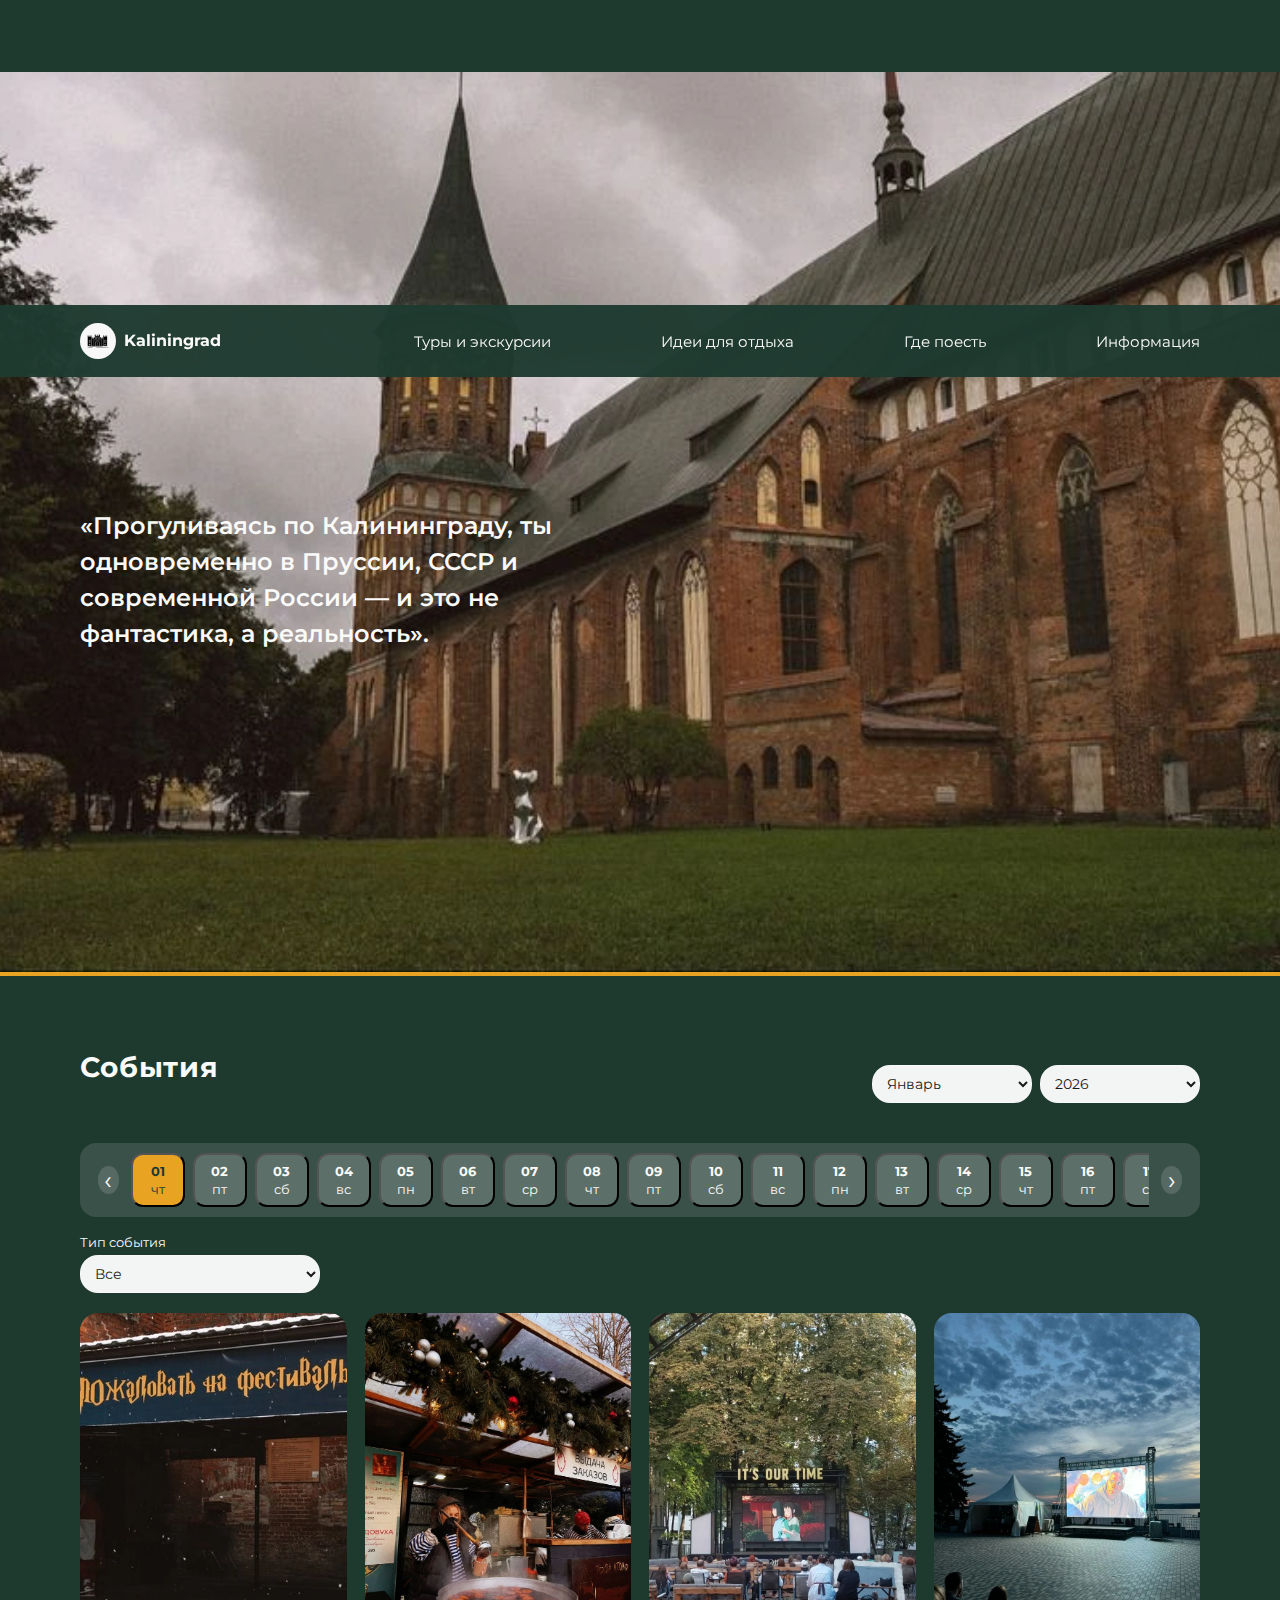
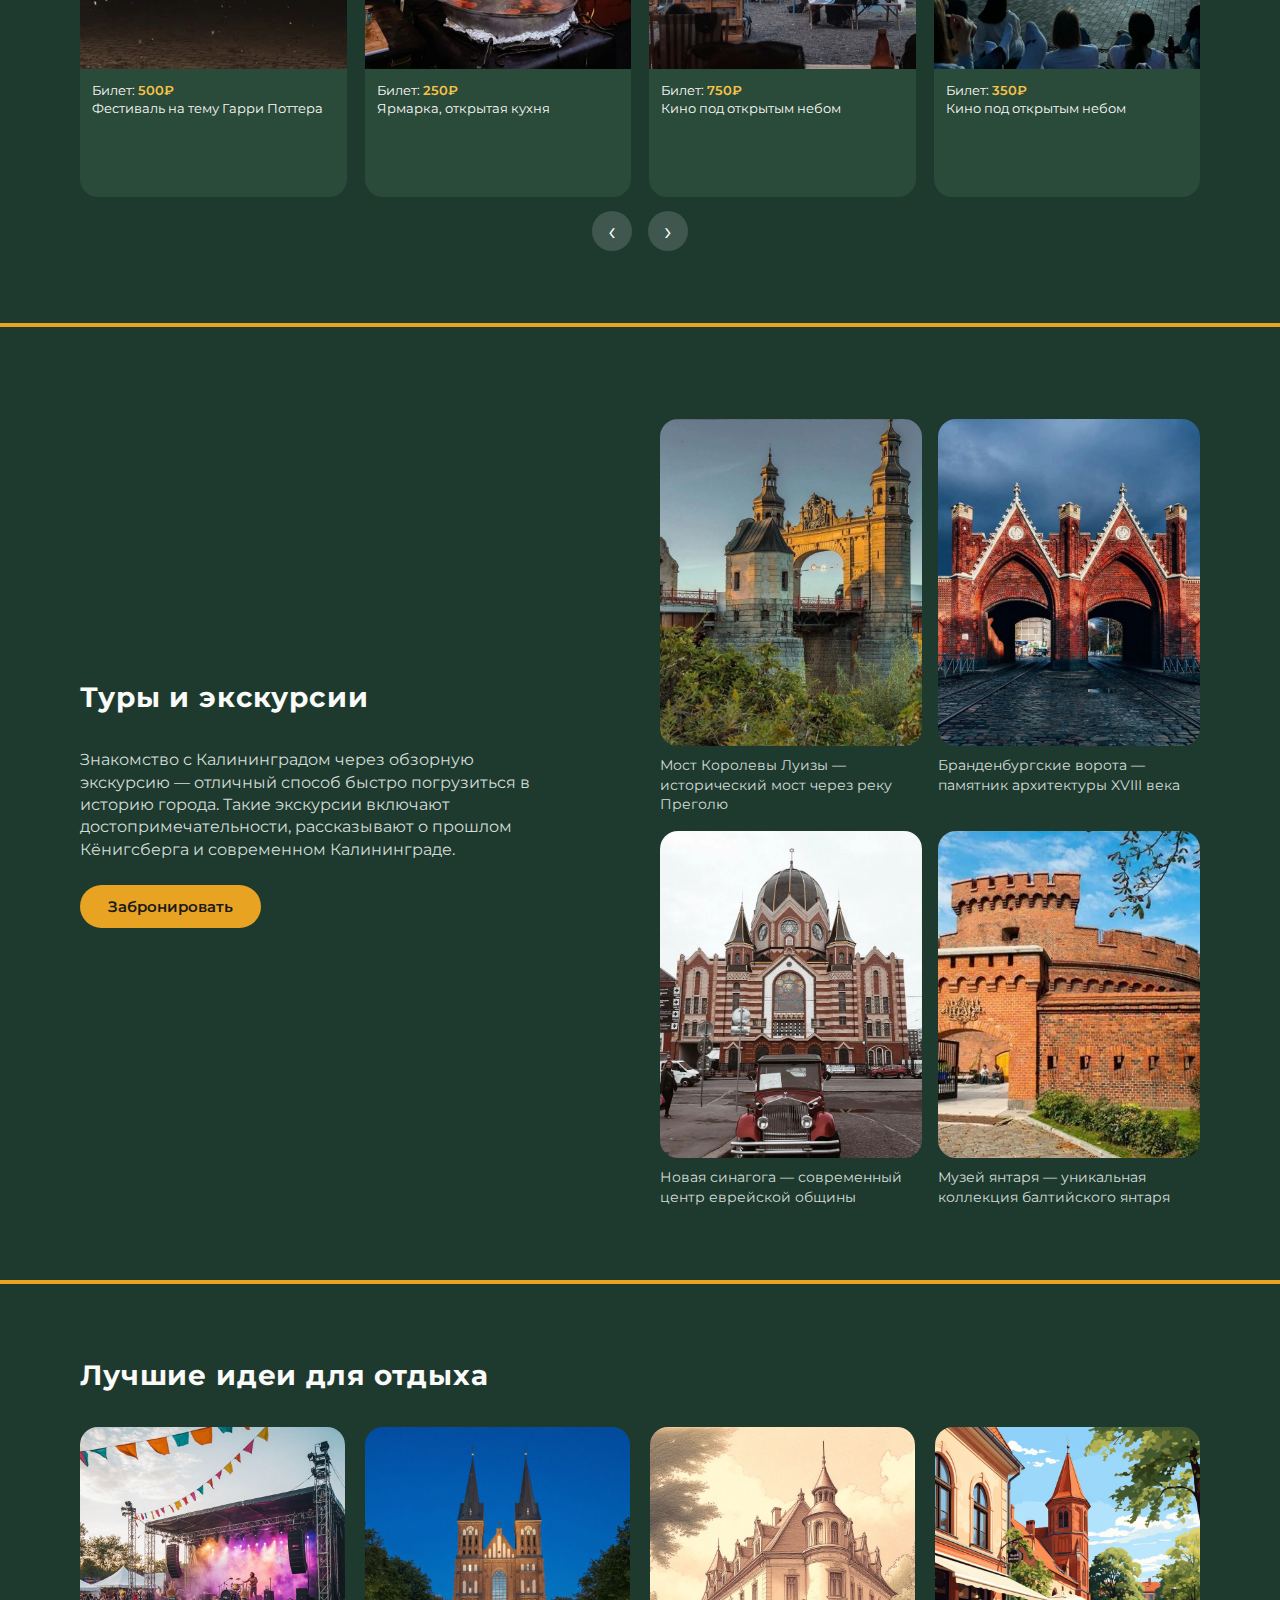
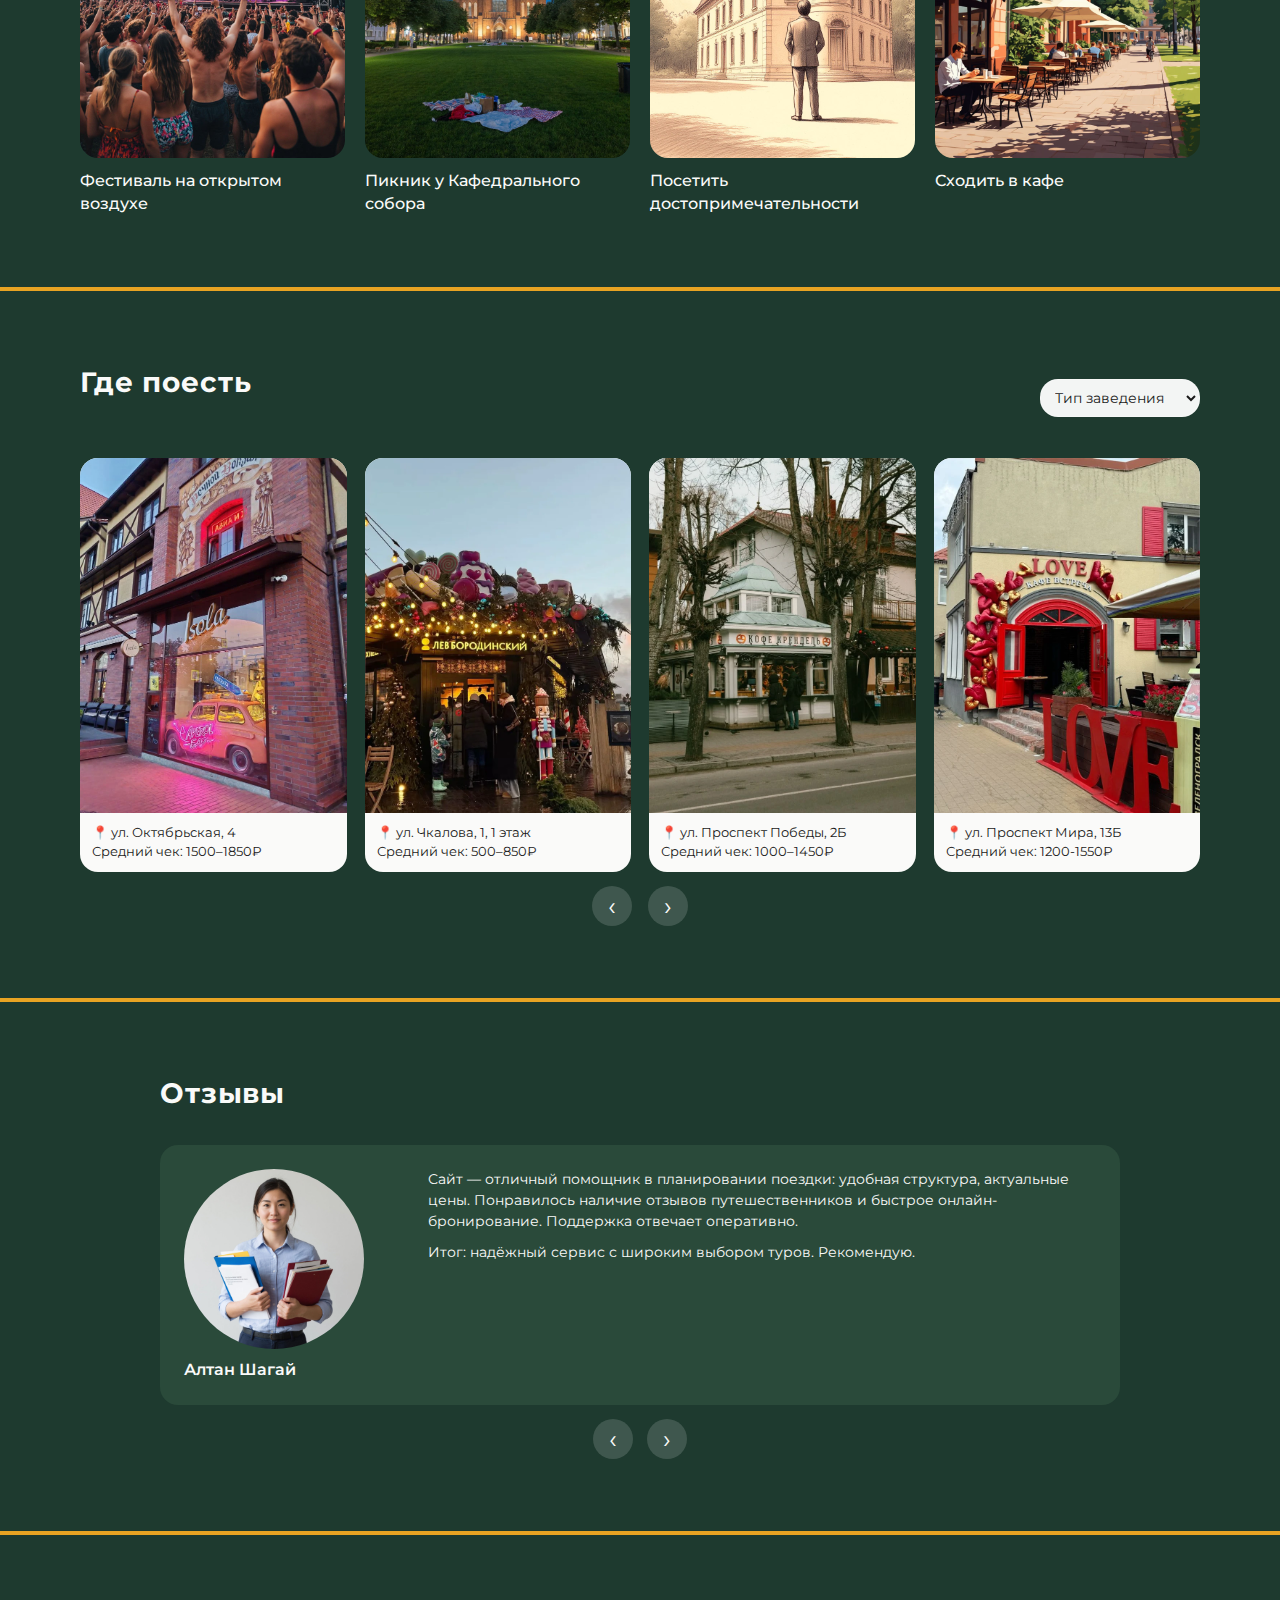
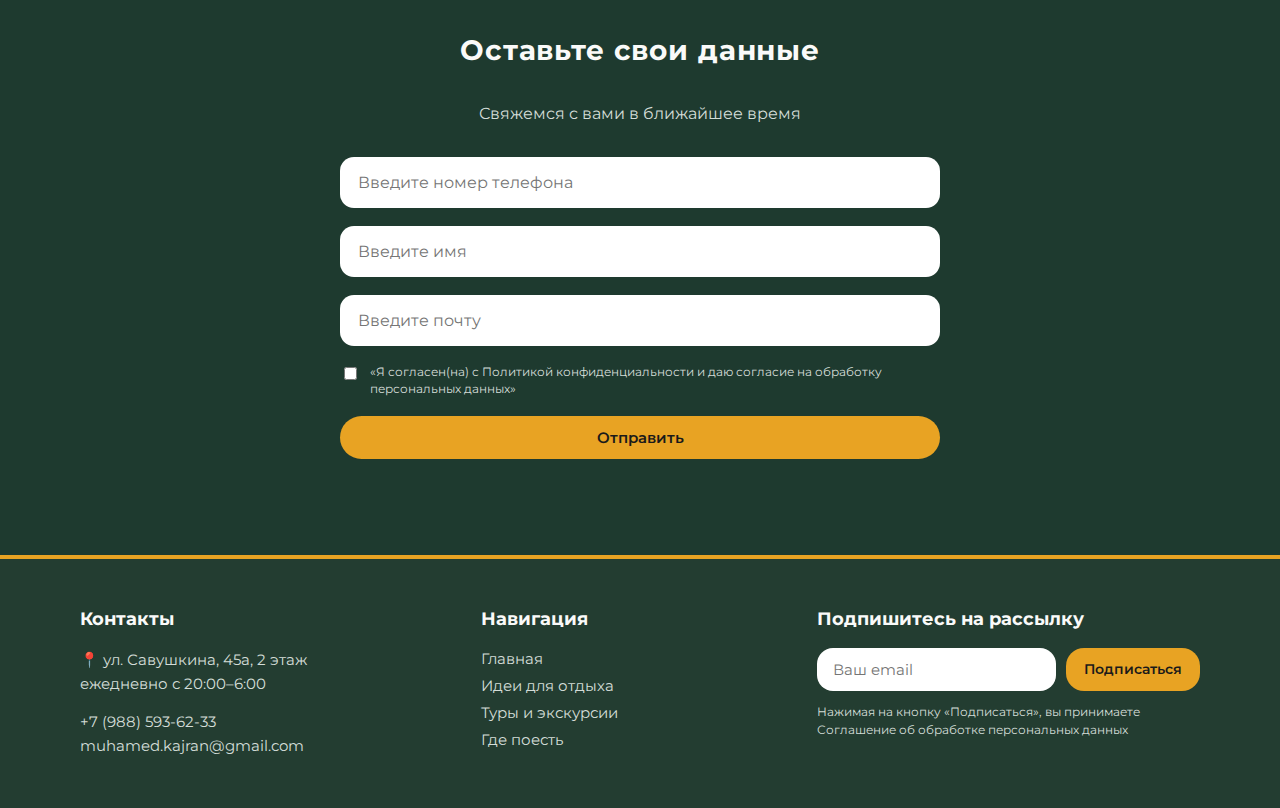
<file: index.html>
<!DOCTYPE html>
<html lang="ru">
<head>
  <meta charset="UTF-8">
  <meta name="viewport" content="width=device-width, initial-scale=1.0">
  <title>Kaliningrad</title>
  <meta http-equiv="refresh" content="0; url=./index%20(2).html">
  <script>
    window.location.replace("./index%20(2).html");
  </script>
</head>
<body>
  <p>Переход на сайт... <a href="./index%20(2).html">Открыть вручную</a></p>
</body>
</html>
</file>
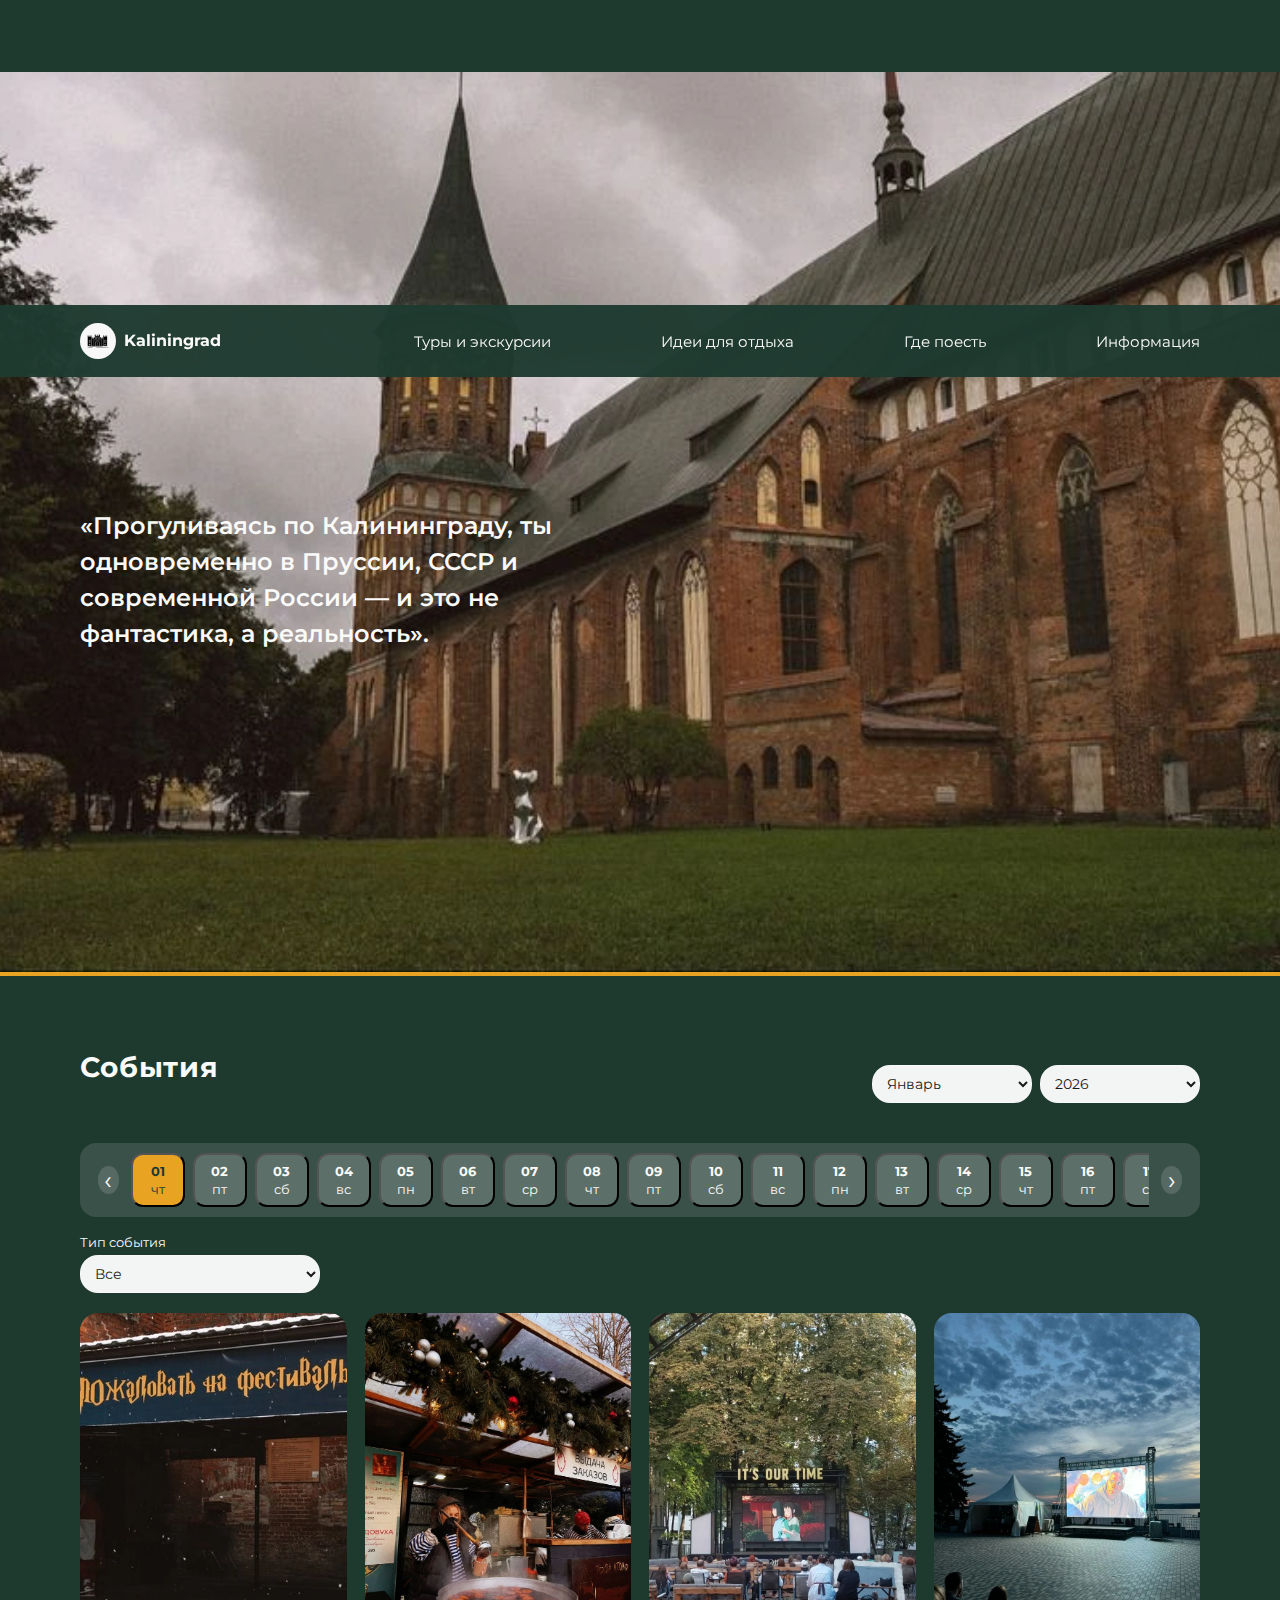
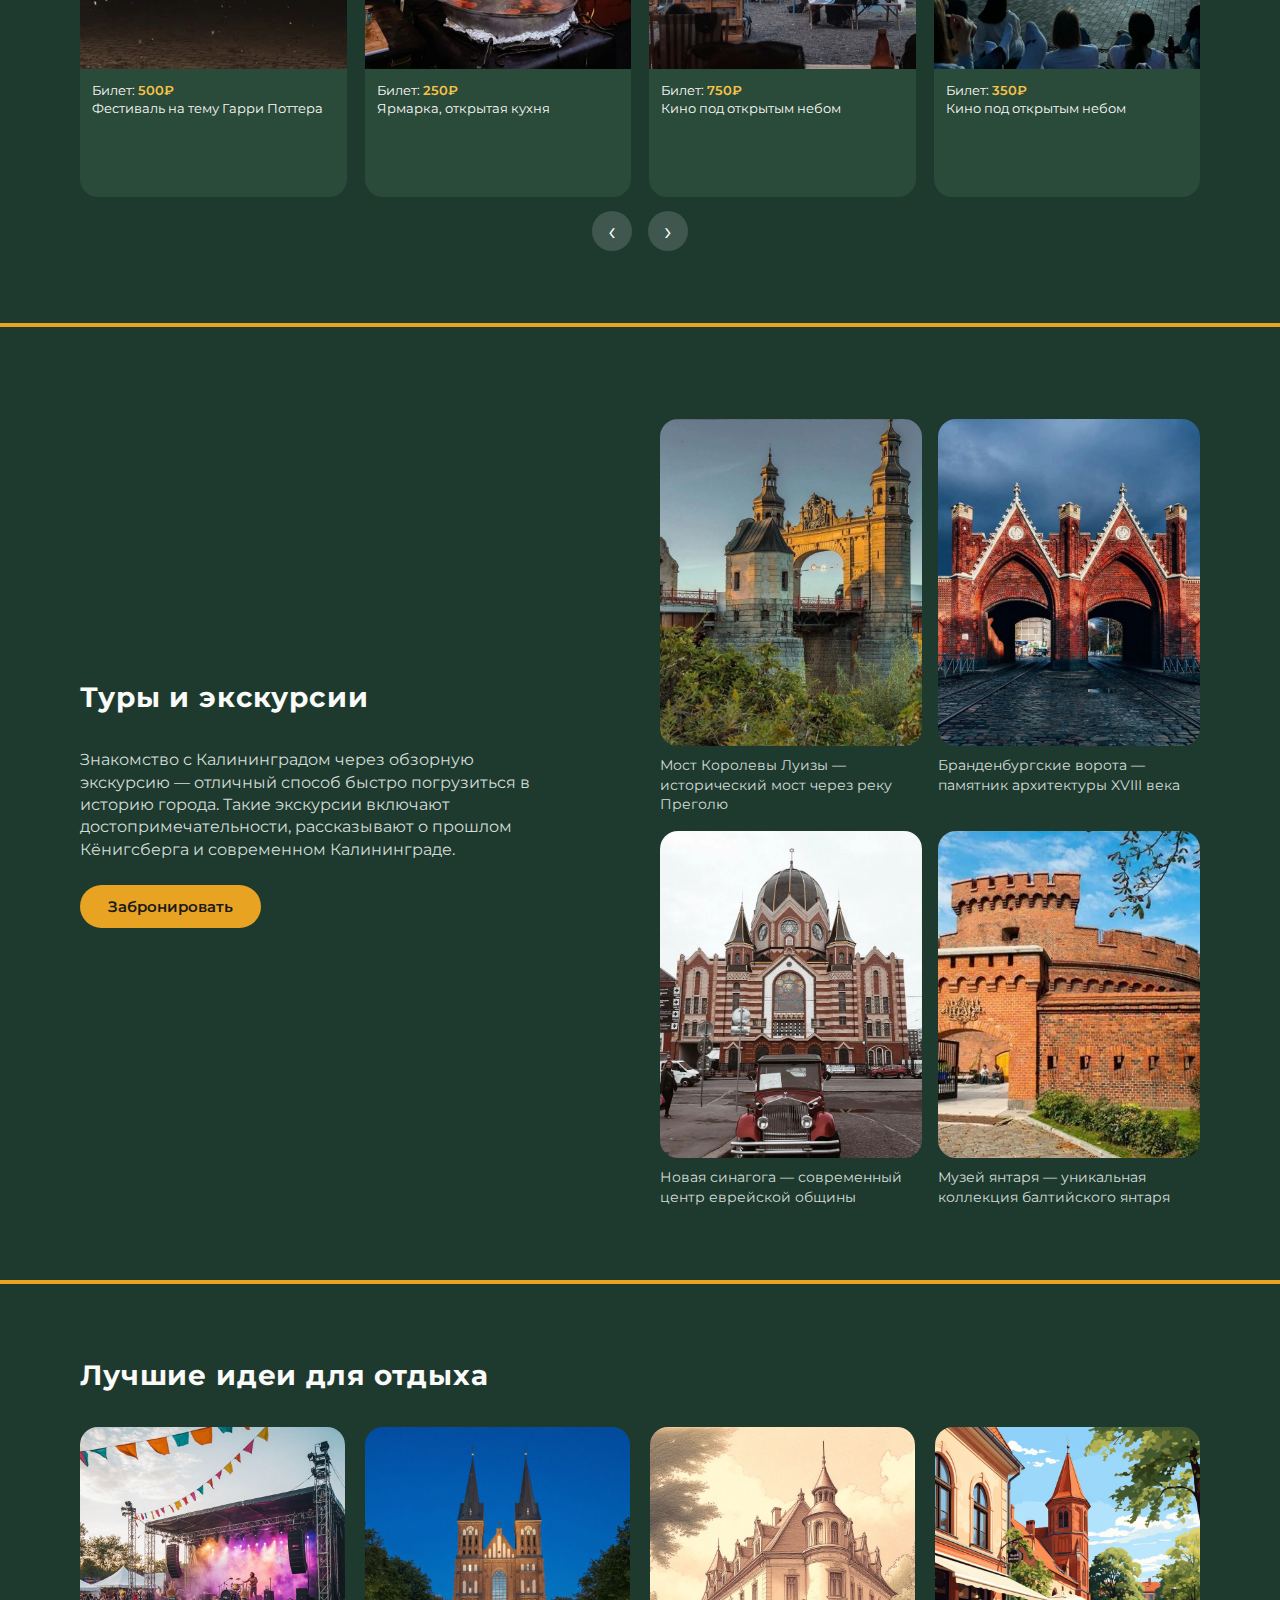
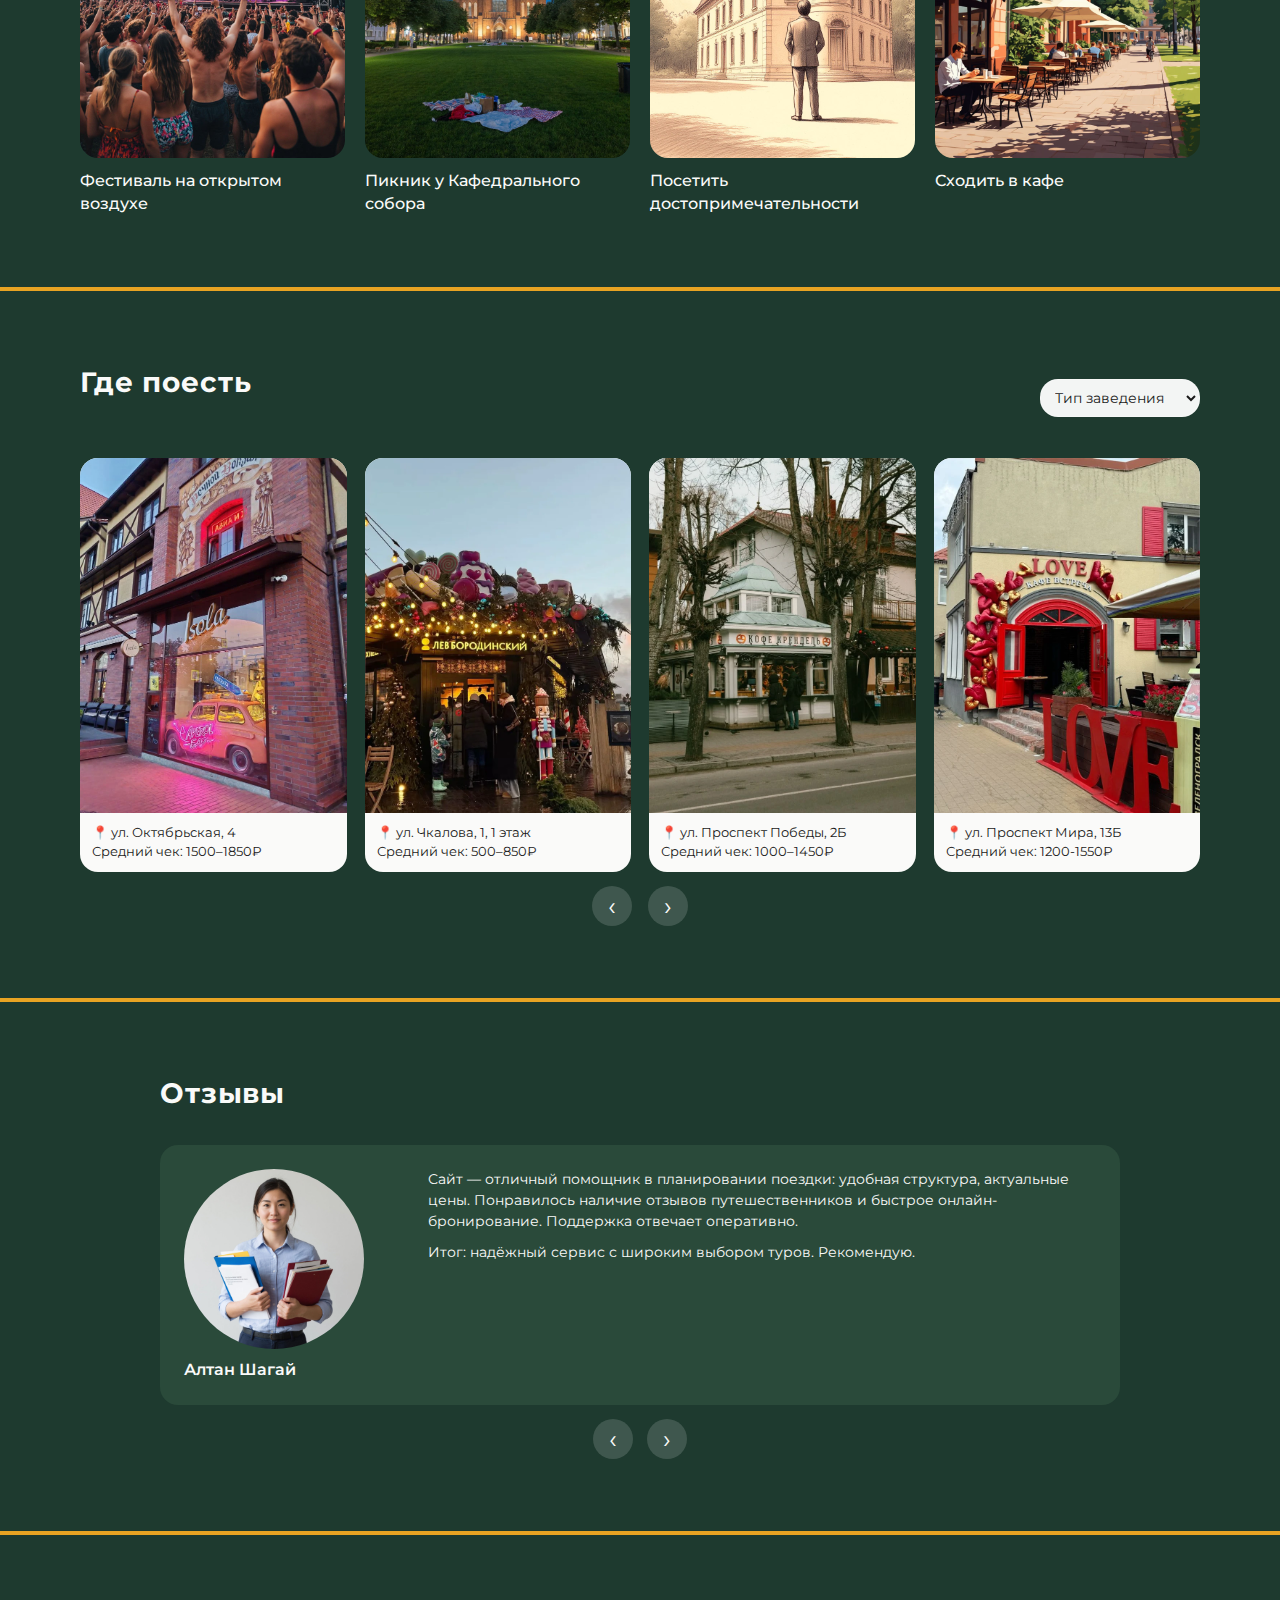
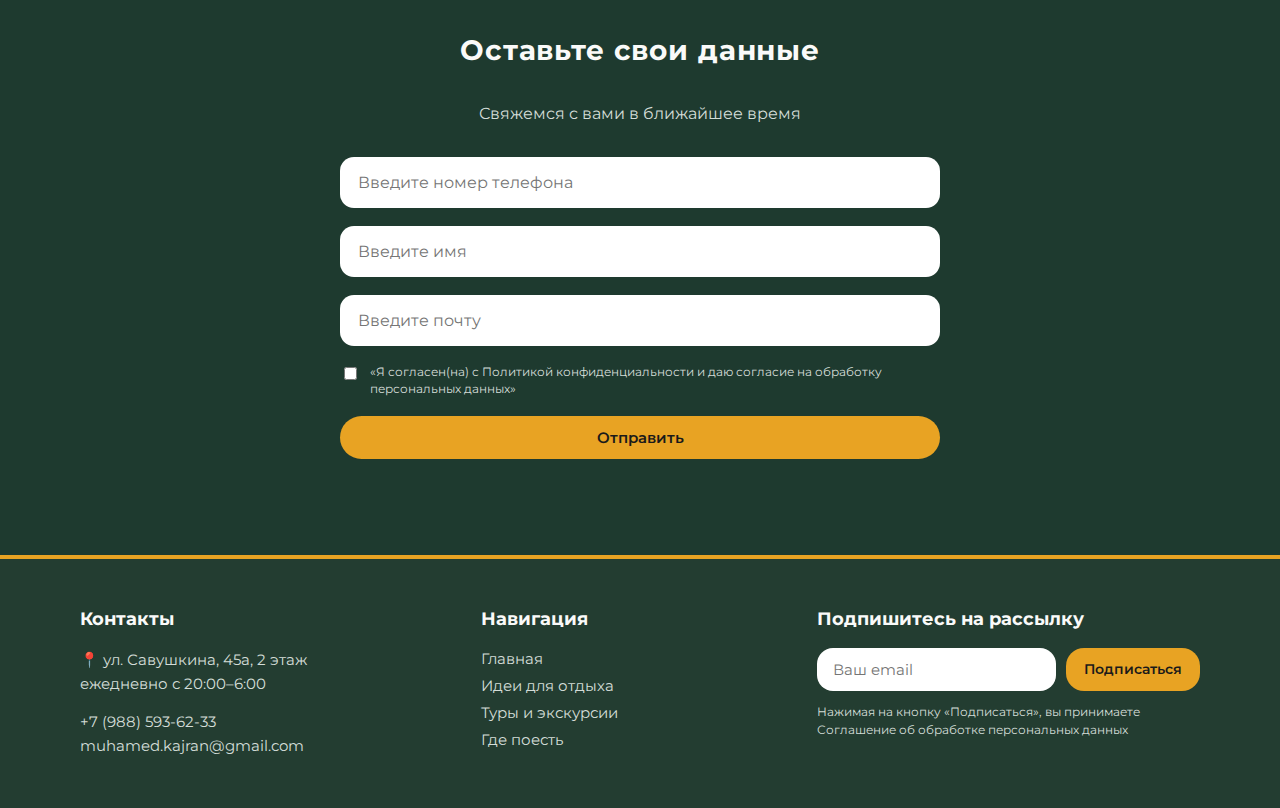
<file: index (2).html>
<!DOCTYPE html>
<!--
  Структура: header (фикс) → main (hero + .section блоки) → footer.
  .section — зелёный фон, оранжевая полоска сверху, padding.
  Якоря #tours, #ideas, #eat, #info — для навигации.
-->
<html lang="ru">
<head>
  <meta charset="UTF-8">
  <meta name="viewport" content="width=device-width, initial-scale=1.0, viewport-fit=cover">
  <title>Kaliningrad — туры и отдых</title>
  <link rel="preconnect" href="https://fonts.googleapis.com">
  <link rel="preconnect" href="https://fonts.gstatic.com" crossorigin>
  <link href="https://fonts.googleapis.com/css2?family=Montserrat:wght@400;500;600;700&display=swap" rel="stylesheet">
  <link rel="stylesheet" href="style2.css">
</head>
<body>
  <!-- Шапка: фиксированная навигация, логотип и меню с якорями -->
  <header class="header">
    <div class="container header__inner">
      <div class="logo">
        <div class="logo__icon">
          <img src="./logo.webp" alt="Kaliningrad logo">
        </div>
        <span class="logo__text">Kaliningrad</span>
      </div>
      <button class="menu-btn" type="button" aria-label="Открыть меню" aria-expanded="false" aria-controls="main-nav">
        <span class="menu-btn__line"></span>
        <span class="menu-btn__line"></span>
        <span class="menu-btn__line"></span>
      </button>
      <div class="menu-mask" aria-hidden="true"></div>
      <nav class="site-nav" id="main-nav">
        <a href="#tours" class="site-nav__link">Туры и экскурсии</a>
        <a href="#ideas" class="site-nav__link">Идеи для отдыха</a>
        <a href="#eat" class="site-nav__link">Где поесть</a>
        <a href="#info" class="site-nav__link">Информация</a>
      </nav>
    </div>
  </header>
   <main>
    <!-- Hero: фоновое изображение города и главная цитата -->
    <section class="hero" id="hero">
      <div class="container hero__content">
        <p class="hero__text">
          «Прогуливаясь по Калининграду, ты одновременно в Пруссии, СССР и современной России — и это не фантастика, а реальность».
        </p>
      </div>
    </section>


    <!-- События: выбор месяца/года, лента дат (JS), фильтр типа, слайдер карточек -->
    <section class="section section--green" id="events">
      <div class="container">
        <div class="section__header">
          <h2 class="section__title">События</h2>
          <div class="events__month-wrapper">
            <select class="events__month-select" name="event-month">
              <option value="0">Январь</option>
              <option value="1">Февраль</option>
              <option value="2">Март</option>
              <option value="3">Апрель</option>
              <option value="4">Май</option>
              <option value="5">Июнь</option>
              <option value="6">Июль</option>
              <option value="7">Август</option>
              <option value="8">Сентябрь</option>
              <option value="9">Октябрь</option>
              <option value="10">Ноябрь</option>
              <option value="11">Декабрь</option>
            </select>
            <select class="events__year-select" name="event-year">
              <option value="2025">2025</option>
              <option value="2026" selected>2026</option>
              <option value="2027">2027</option>
            </select>
          </div>
        </div>

        <div class="events__dates">
          <button class="arrow arrow--small events__dates-prev" type="button">‹</button>
          <div class="events__dates-list"><!-- Даты подставляются script.js --></div>
          <button class="arrow arrow--small events__dates-next" type="button">›</button>
        </div>

        <form class="events__filters">
          <label class="events__field">
            <span class="events__label">Тип события</span>
            <select class="events__select" name="place-type">
              <option value="all">Все</option>
              <option value="cinema">Кино под открытым небом</option>
              <option value="market">Ярмарка</option>
              <option value="festival">Фестиваль</option>
            </select>
          </label>
        </form>

        <div class="slider slider--events" data-slider="events">
          <div class="slider__track">
            <article class="event-card event-card--1" data-type="festival">
              <div class="event-card__image"></div>
              <div class="event-card__body">
                <p class="event-card__text">Билет: <span>500₽</span><br>Фестиваль на тему Гарри Поттера</p>
                <button type="button" class="event-card__cart" aria-label="В корзину">🛒</button>
              </div>
            </article>
            <article class="event-card event-card--2" data-type="market">
              <div class="event-card__image"></div>
              <div class="event-card__body">
                <p class="event-card__text">Билет: <span>250₽</span><br>Ярмарка, открытая кухня</p>
                <button type="button" class="event-card__cart" aria-label="В корзину">🛒</button>
              </div>
            </article>
            <article class="event-card event-card--3" data-type="cinema">
              <div class="event-card__image"></div>
              <div class="event-card__body">
                <p class="event-card__text">Билет: <span>750₽</span><br>Кино под открытым небом</p>
                <button type="button" class="event-card__cart" aria-label="В корзину">🛒</button>
              </div>
            </article>
            <article class="event-card event-card--4" data-type="cinema">
              <div class="event-card__image"></div>
              <div class="event-card__body">
                <p class="event-card__text">Билет: <span>350₽</span><br>Кино под открытым небом</p>
                <button type="button" class="event-card__cart" aria-label="В корзину">🛒</button>
              </div>
            </article>
            <article class="event-card event-card--5" data-type="market">
              <div class="event-card__image"></div>
              <div class="event-card__body">
                <p class="event-card__text">Билет: <span>50₽</span><br>Ярмарка</p>
                <button type="button" class="event-card__cart" aria-label="В корзину">🛒</button>
              </div>
            </article>
            <article class="event-card event-card--6" data-type="festival">
              <div class="event-card__image"></div>
              <div class="event-card__body">
                <p class="event-card__text">Билет: <span>1550₽</span><br>Фестиваль “Сити Джаз”</p>
                <button type="button" class="event-card__cart" aria-label="В корзину">🛒</button>
              </div>
            </article>
          </div>
          <div class="slider__controls">
            <button class="arrow slider__arrow slider__arrow--left">‹</button>
            <button class="arrow slider__arrow slider__arrow--right">›</button>
          </div>
        </div>
      </div>
    </section>

        <!-- Туры и экскурсии: текст, кнопка бронирования, галерея 2×2 -->
        <section id="tours" class="section section--green">
          <div class="container section__split">
            <div class="section__text">
              <h2 class="section__title">Туры и экскурсии</h2>
              <p class="section__description">
                Знакомство с Калининградом через обзорную экскурсию — отличный способ быстро погрузиться в историю города.
                Такие экскурсии включают достопримечательности, рассказывают о прошлом Кёнигсберга и современном Калининграде.
              </p>
              <button class="btn">Забронировать</button>
            </div>
            <div class="slider slider--tours" data-slider="tours" data-mode="mobile">
              <div class="slider__track gallery">
                <figure class="gallery__figure">
                  <div class="gallery__item gallery__item--t1"></div>
                  <figcaption class="gallery__caption">Мост Королевы Луизы — исторический мост через реку Преголю</figcaption>
                </figure>
                <figure class="gallery__figure">
                  <div class="gallery__item gallery__item--t2"></div>
                  <figcaption class="gallery__caption">Бранденбургские ворота — памятник архитектуры XVIII века</figcaption>
                </figure>
                <figure class="gallery__figure">
                  <div class="gallery__item gallery__item--t3"></div>
                  <figcaption class="gallery__caption">Новая синагога — современный центр еврейской общины</figcaption>
                </figure>
                <figure class="gallery__figure">
                  <div class="gallery__item gallery__item--t4"></div>
                  <figcaption class="gallery__caption">Музей янтаря — уникальная коллекция балтийского янтаря</figcaption>
                </figure>
              </div>
              <div class="slider__controls">
                <button class="arrow slider__arrow slider__arrow--left" type="button" aria-label="Предыдущий слайд">‹</button>
                <button class="arrow slider__arrow slider__arrow--right" type="button" aria-label="Следующий слайд">›</button>
              </div>
            </div>
            <button class="btn tours__cta" type="button">Забронировать</button>
          </div>
    
        </section>
    <!-- Лучшие идеи: сетка из 4 карточек с заголовками -->
    <section id="ideas" class="section section--green">
      <div class="container">
        <h2 class="section__title">Лучшие идеи для отдыха</h2>
        <div class="slider slider--ideas" data-slider="ideas" data-mode="mobile">
          <div class="slider__track">
            <article class="card">
              <div class="card__image card__image--idea1"></div>
              <h3 class="card__title">Фестиваль на открытом воздухе</h3>
            </article>
            <article class="card">
              <div class="card__image card__image--idea2"></div>
              <h3 class="card__title">Пикник у Кафедрального собора</h3>
            </article>
            <article class="card">
              <div class="card__image card__image--idea3"></div>
              <h3 class="card__title">Посетить достопримечательности</h3>
            </article>
            <article class="card">
              <div class="card__image card__image--idea4"></div>
              <h3 class="card__title">Сходить в кафе</h3>
            </article>
          </div>
          <div class="slider__controls">
            <button class="arrow slider__arrow slider__arrow--left" type="button" aria-label="Предыдущий слайд">‹</button>
            <button class="arrow slider__arrow slider__arrow--right" type="button" aria-label="Следующий слайд">›</button>
          </div>
        </div>
      </div>
    </section>

        <!-- Где поесть: слайдер карточек заведений с адресом и чеком -->
        <section id="eat" class="section section--green">
          <div class="container">
            <div class="section__header">
              <h2 class="section__title">Где поесть</h2>

            <select class="events__select" name="event-type">
              <option value="all">Тип заведения</option>
              <option value="coffe">Кофейня</option>
              <option value="baker">Пекарня</option>
              <option value="bar">Бар</option>
            </select>
            </div>
    
            <div class="slider slider--eat" data-slider="eat">
              <div class="slider__track">
                <article class="eat-card eat-card--1" data-type="bar">
                  <div class="eat-card__image"></div>
                  <p class="eat-card__caption">
                    📍 ул. Октябрьская, 4<br>
                    Средний чек: 1500–1850₽
                  </p>
                </article>
                <article class="eat-card eat-card--2" data-type="baker">
                  <div class="eat-card__image"></div>
                  <p class="eat-card__caption">
                    📍 ул. Чкалова, 1, 1 этаж<br>
                    Средний чек: 500–850₽
                  </p>
                </article>
                <article class="eat-card eat-card--3" data-type="coffe">
                  <div class="eat-card__image"></div>
                  <p class="eat-card__caption">
                    📍 ул. Проспект Победы, 2Б<br>
                    Средний чек: 1000–1450₽
                  </p>
                </article>
                <article class="eat-card eat-card--4" data-type="coffe">
                  <div class="eat-card__image"></div>
                  <p class="eat-card__caption">
                    📍 ул. Проспект Мира, 13Б<br>
                    Средний чек: 1200-1550₽
                  </p>
                </article>
              </div>
              <div class="slider__controls">
                <button class="arrow slider__arrow slider__arrow--left">‹</button>
                <button class="arrow slider__arrow slider__arrow--right">›</button>
              </div>
            </div>
          </div>
        </section>
        
 <!-- Отзывы: карточка с фото, текстом и стрелками навигации -->
 <section id="reviews" class="section section--green">
  <div class="container reviews">
    <h2 class="section__title">Отзывы</h2>
    <div class="reviews__content">
      <div class="reviews__card">
        <div class="reviews__person">
          <div class="reviews__photo"></div>
          <p class="reviews__author">Алтан Шагай</p>
        </div>
        <div class="reviews__text">
          <p>
            Сайт — отличный помощник в планировании поездки: удобная структура, актуальные цены.
            Понравилось наличие отзывов путешественников и быстрое онлайн-бронирование. Поддержка отвечает оперативно.
          </p>
          <p>
            Итог: надёжный сервис с широким выбором туров. Рекомендую.
          </p>
        </div>
      </div>
      <div class="reviews__controls">
        <button class="arrow reviews__arrow" type="button" aria-label="Предыдущий отзыв">‹</button>
        <button class="arrow reviews__arrow" type="button" aria-label="Следующий отзыв">›</button>
      </div>
    </div>
  </div>
</section>

<!-- Форма связи: телефон, имя, почта, чекбокс согласия, отправка -->
<section id="info" class="section section--green section--centered">
  <div class="container form-block">
    <h2 class="section__title">Оставьте свои данные</h2>
    <p class="section__description">Свяжемся с вами в ближайшее время</p>
    <form class="form">
      <label class="form__field">
        <input type="tel" placeholder="Введите номер телефона" required>
      </label>
      <label class="form__field">
        <input type="text" placeholder="Введите имя" required>
      </label>
      <label class="form__field">
        <input type="email" placeholder="Введите почту" required>
      </label>
      <label class="form__checkbox">
        <input type="checkbox" required>
        <span>«Я согласен(на) с Политикой конфиденциальности и даю согласие на обработку персональных данных»</span>
      </label>
      <button type="submit" class="btn btn--wide">Отправить</button>
    </form>
  </div>
</section>
</main>

<!-- Футер: контакты, навигация, форма подписки -->
<footer class="footer">
<div class="container footer__inner">
  <div class="footer__column">
    <h3 class="footer__title">Контакты</h3>
    <p class="footer__text">
      📍 ул. Савушкина, 45а, 2 этаж<br>
      ежедневно с 20:00–6:00
    </p>
    <p class="footer__text">
      +7 (988) 593-62-33<br>
      muhamed.kajran@gmail.com
    </p>
  </div>
  <div class="footer__column">
    <h3 class="footer__title">Навигация</h3>
    <a href="#hero" class="footer__link">Главная</a>
    <a href="#ideas" class="footer__link">Идеи для отдыха</a>
    <a href="#tours" class="footer__link">Туры и экскурсии</a>
    <a href="#eat" class="footer__link">Где поесть</a>
  </div>
  <div class="footer__column">
    <h3 class="footer__title">Подпишитесь на рассылку</h3>
    <form class="footer__form">
      <input type="email" class="footer__input" placeholder="Ваш email">
      <button class="btn btn--small" type="submit">Подписаться</button>
    </form>
    <p class="footer__small">
      Нажимая на кнопку «Подписаться», вы принимаете Соглашение об обработке персональных данных
    </p>
  </div>
</div>
</footer>
    <!-- Подключение скриптов: слайдеры, календарь дат -->
    <script src="script.js"></script>
</body>
</html>
</file>
<file: style2.css>
/* ========== ПЕРЕМЕННЫЕ ========== */
:root {
  --bg-green: #1e3a2f;
  --bg-card: #2a4a3a;
  --accent: #e8a323;
  --accent-light: #f5c44a;
  --text-main: #fafaf9;
  --text-muted: #d4ddd8;
  --shadow: none;
  --radius-lg: 18px;
  --radius-md: 14px;
  --ease: 0s linear;
}

/* ========== БАЗА ========== */
*, *::before, *::after { box-sizing: border-box; }
html, body { max-width: 100%; overflow-x: hidden; }
body { margin: 0; font-family: "Montserrat", system-ui, sans-serif; background: var(--bg-green); color: var(--text-main); font-size: 16px; line-height: 1.4; }
body.no-scroll { overflow: hidden; }
main { padding-top: 72px; }
img { max-width: 100%; display: block; }
a { color: inherit; text-decoration: none; }
button, input, select, textarea { font-family: "Montserrat", system-ui, sans-serif; }
/* Контейнер: макс. 1120px, отступы по бокам 20px */
.container { width: min(1120px, 100% - 40px); margin-inline: auto; }

/* ========== СЕКЦИИ ========== */
.section {
  padding: 72px 0;
  background: var(--bg-green);
  /* Оранжевая полоска сверху — визуально разделяет секции */
  border-top: 4px solid var(--accent);
}
.section__title { margin: 0 0 32px; font-size: 28px; letter-spacing: 0.03em; }
.section__description { margin: 0 0 24px; max-width: 520px; color: var(--text-muted); }
.section__split { display: grid; grid-template-columns: 1.1fr 1.1fr; gap: 40px; align-items: center; }
.section__text { max-width: 460px; }
.section__header { display: flex; align-items: center; justify-content: space-between; gap: 20px; margin-bottom: 24px; }
.section--centered { text-align: center; }
.section--centered .section__description { margin-inline: auto; }

/* ========== ШАПКА — fixed, z-index высокий чтобы не перекрывалась ========== */
.header {
  position: fixed; inset-inline: 0; top: 0; z-index: 1003;
  padding: 18px 0;
  background: rgba(30, 58, 47, 0.97);
}
.header__inner { display: flex; align-items: center; justify-content: space-between; position: relative; }
.logo { display: flex; align-items: center; gap: 8px; font-weight: 700; }
.logo__icon img { width: 36px; height: 36px; border-radius: 24px; }
.menu-btn { display: none; flex-direction: column; justify-content: center; gap: 5px; width: 40px; height: 40px; padding: 8px; border: none; background: rgba(255,255,255,0.2); border-radius: 8px; cursor: pointer; position: relative; z-index: 1004; }
.menu-btn__line { display: block; width: 100%; height: 3px; background: #fff; border-radius: 2px; }
.menu-btn.is-open .menu-btn__line:nth-child(1) { transform: rotate(45deg) translate(5px, 5px); }
.menu-btn.is-open .menu-btn__line:nth-child(2) { opacity: 0; }
.menu-btn.is-open .menu-btn__line:nth-child(3) { transform: rotate(-45deg) translate(5px, -5px); }
.menu-mask { display: none; }
.site-nav { display: flex; gap: 110px; }
.site-nav__link { font-size: 15px; position: relative; }
.menu-btn:focus-visible,
.site-nav__link:focus-visible {
  outline: 2px solid var(--accent-light);
  outline-offset: 2px;
}

/* ========== HERO ==========
   min-height:100vh — на весь экран; align-items:flex-end — цитата внизу */
.hero {
  position: relative;
  min-height: 100vh;
  background: url("./hero.webp") center/cover no-repeat;
  display: flex; align-items: flex-end;
  padding-bottom: 296px;
}
.hero__content { position: relative; z-index: 1; }
.hero__text { max-width: 520px; font-size: 24px; line-height: 1.5; font-weight: 600; }

/* ========== СОБЫТИЯ ========== */
.events__filters { display: flex; flex-wrap: wrap; gap: 12px; margin-bottom: 12px; }
.events__field { display: flex; flex-direction: column; gap: 4px; }
.events__label { font-size: 13px; }
.events__select, .events__month-select, .events__year-select {
  min-width: 160px; padding: 8px 10px; border-radius: 18px;
  border: 1px solid rgba(255,255,255,0.3); background: rgba(255,255,255,0.95); color: #1a1a1a;
  font: inherit; font-size: 14px;
}
.events__month-wrapper { display: inline-flex; gap: 8px; }
.events__dates {
  display: flex; align-items: center; gap: 12px; margin-bottom: 16px;
  padding: 10px 18px; border-radius: 16px; background: rgba(255,255,255,0.12);
}
.events__dates-list {
  display: flex; gap: 8px; overflow-x: auto;
  scrollbar-width: none; -ms-overflow-style: none;
}
.events__dates-list::-webkit-scrollbar { display: none; }
.date-card {
  min-width: 54px; padding: 8px 10px; border-radius: 12px;
  background: rgba(255,255,255,0.18); color: var(--text-main); text-align: center; font-size: 13px; flex-shrink: 0;
}
.date-card__day { display: block; font-weight: 700; margin-bottom: 2px; }
.date-card--active { background: var(--accent); color: var(--bg-green); box-shadow: var(--shadow); }

/* ========== КНОПКИ И СТРЕЛКИ ========== */
.arrow {
  width: 40px; height: 40px; border-radius: 50%; border: none;
  display: inline-flex; align-items: center; justify-content: center;
  background: rgba(255,255,255,0.15); color: var(--text-main); cursor: pointer; box-shadow: var(--shadow);
  font-size: 26px;
  line-height: 1;
}
.arrow--small { width: 28px; height: 28px; box-shadow: none; }
.btn {
  display: inline-flex; align-items: center; justify-content: center;
  padding: 12px 28px; border-radius: 24px; border: none; cursor: pointer;
  background: var(--accent); color: #1a1a1a; font-weight: 600; font-size: 15px;
  box-shadow: var(--shadow);
}
.btn--wide { width: 100%; }
.btn--small { padding: 10px 18px; border-radius: 18px; font-size: 14px; }
.tours__cta { display: none; }

/* ========== СЛАЙДЕРЫ ==========
   track — flex+overflow-x:auto для горизонтального скролла; scroll-snap — плавное привязывание */
.slider { position: relative; margin-top: 20px; width: 100%; max-width: 100%; overflow-x: hidden; }
.slider__track {
  display: flex; overflow-x: auto; scroll-behavior: smooth;
  scroll-snap-type: x mandatory;
  scrollbar-width: none; -ms-overflow-style: none;
  width: 100%;
  max-width: 100%;
}
.slider__track::-webkit-scrollbar { display: none; }
.slider__controls { display: flex; justify-content: center; gap: 16px; margin-top: 14px; }
.slider__track > * { scroll-snap-align: start; }
.slider[data-mode="mobile"] .slider__controls { display: none; }
.event-card {
  background: var(--bg-card); border-radius: var(--radius-lg); box-shadow: var(--shadow);
  overflow: hidden; scroll-snap-align: start; flex-shrink: 0;
  display: flex; flex-direction: column;
}
.event-card__image { aspect-ratio: 3/4; min-height: 200px; background-size: cover; background-position: center; }
.event-card__body {
  padding: 12px;
  display: flex;
  flex-direction: column;
  gap: 10px;
  min-height: 128px;
}
.event-card__text { margin: 0; font-size: 13px; }
.event-card__cart {
  display: none;
  width: 46px;
  height: 46px;
  margin-top: auto;
  border: none;
  border-radius: 12px;
  background: var(--accent);
  color: #1a1a1a;
  font-size: 22px;
  cursor: pointer;
  justify-content: center;
  align-items: center;
}
.event-card__text span { color: var(--accent-light); font-weight: 600; }
.event-card--1 .event-card__image { background-image: url("./event-card--1.webp"); }
.event-card--2 .event-card__image { background-image: url("./event-card--2.webp"); }
.event-card--3 .event-card__image { background-image: url("./event-card--3.webp"); }
.event-card--4 .event-card__image { background-image: url("./event-card--4.webp"); }
.event-card--5 .event-card__image { background-image: url("./event-card--5.webp"); }
.event-card--6 .event-card__image { background-image: url("./event-card--6.webp"); }

/* ========== ТУРЫ — галерея 2×2 с описаниями ========== */
.slider--tours .slider__track {
  display: grid;
  grid-template-columns: repeat(2, minmax(0, 1fr));
  gap: 16px;
  overflow: visible;
}
.gallery { gap: 16px; }
.gallery__item { aspect-ratio: 4/5; min-height: 180px; border-radius: var(--radius-lg); background-size: cover; background-position: center; box-shadow: var(--shadow); }
.gallery__figure { margin: 0; }
.gallery__caption { margin-top: 10px; font-size: 14px; color: var(--text-muted); line-height: 1.4; }
.gallery__item--t1 { background-image: url("./gallery__item--t1.webp"); }
.gallery__item--t2 { background-image: url("./gallery__item--t2.webp"); }
.gallery__item--t3 { background-image: url("./gallery__item--t3.webp"); }
.gallery__item--t4 { background-image: url("./gallery__item--t4.webp"); }

/* ========== ЛУЧШИЕ ИДЕИ — сетка 4 колонки ========== */
.slider--ideas .slider__track {
  display: grid;
  grid-template-columns: repeat(4, minmax(0, 1fr));
  gap: 20px;
  overflow: visible;
}
.card { background: transparent; }
.card__image { aspect-ratio: 4/5; min-height: 180px; border-radius: var(--radius-lg); background-size: cover; background-position: center; box-shadow: var(--shadow); margin-bottom: 12px; }
.card__title { margin: 0; font-size: 16px; font-weight: 500; }
.card__image--idea1 { background-image: url("./gallery__item--t5.webp"); }
.card__image--idea2 { background-image: url("./gallery__item--t6.webp"); }
.card__image--idea3 { background-image: url("./gallery__item--t7.webp"); }
.card__image--idea4 { background-image: url("./gallery__item--t8.webp"); }

/* ========== ГДЕ ПОЕСТЬ ========== */
.eat-card {
  background: var(--text-main); color: #1a1a1a; border-radius: var(--radius-lg);
  overflow: hidden; box-shadow: var(--shadow); scroll-snap-align: start; flex-shrink: 0;
}
.eat-card__image { aspect-ratio: 3/4; min-height: 200px; background-size: cover; background-position: center; }
.eat-card__caption { margin: 10px 12px 12px; font-size: 13px; }
.eat-card--1 .eat-card__image { background-image: url("./eat-card--1.webp"); }
.eat-card--2 .eat-card__image { background-image: url("./eat-card--2.webp"); }
.eat-card--3 .eat-card__image { background-image: url("./eat-card--3.webp"); }
.eat-card--4 .eat-card__image { background-image: url("./eat-card--4.webp"); }

/* ========== ОТЗЫВЫ ========== */
.reviews { max-width: 960px; }
.reviews__content { display: grid; gap: 14px; }
.reviews__card {
  display: grid; grid-template-columns: 220px 1fr; gap: 24px;
  padding: 24px; border-radius: var(--radius-lg); background: var(--bg-card); box-shadow: var(--shadow);
}
.reviews__person { display: flex; flex-direction: column; align-items: flex-start; gap: 10px; }
.reviews__photo {
  border-radius: 18px;
  background: url("./1234567890.webp") center/cover no-repeat rgba(255,255,255,0.12);
  border-radius: 122px;
  aspect-ratio: 1;
  min-height: 180px;
}
.reviews__text p { margin: 0 0 10px; font-size: 14px; line-height: 1.5; }
.reviews__author { margin: 0; font-weight: 600; }
.reviews__controls { display: flex; justify-content: center; gap: 14px; }
.reviews__arrow { background: rgba(255,255,255,0.15); color: var(--text-main); }

/* ========== ФОРМА ========== */
.form-block { max-width: 600px; padding: 24px 0; }
.form { margin-top: 32px; display: grid; gap: 18px; }
.form__field input { width: 100%; padding: 16px 18px; border-radius: var(--radius-md); border: none; outline: none; font-size: 16px; }
.form__checkbox { display: flex; gap: 10px; align-items: flex-start; color: var(--text-muted); font-size: 12px; text-align: left; }
.form__checkbox input { margin-top: 3px; }

/* ========== ФУТЕР ========== */
.footer { background: #233d31; padding: 48px 0 36px; color: var(--text-muted); font-size: 15px; border-top: 4px solid var(--accent); }
.footer__inner
 { display: grid; grid-template-columns: 1.1fr 0.9fr 1.1fr; gap: 40px; align-items: flex-start; }
.footer__title { margin: 0 0 16px; font-size: 18px; color: var(--text-main); }
.footer__text { margin: 0 0 14px; line-height: 1.6; }
.footer__link { display: block; margin-bottom: 6px; }
.footer__form { display: flex; gap: 10px; margin-bottom: 12px; }
.footer__input { flex: 1; padding: 12px 16px; border-radius: 16px; border: none; outline: none; font-size: 15px; }
.footer__small { margin: 0; font-size: 12px; line-height: 1.5; }

/* ========== ПЛАНШЕТ (≤1024px) ========== */
@media (max-width: 1024px) {
  .section { padding: 48px 0; }
  .section__split { grid-template-columns: 1fr; gap: 32px; }
  .section__header { flex-wrap: wrap; }
  .site-nav { gap: 40px; }
  .hero { padding-bottom: 120px; background-image: url("./heromobile.webp"); }
  .hero__text { font-size: 20px; }
  .slider--ideas .slider__track { grid-template-columns: repeat(2, minmax(0, 1fr)); }
  .reviews__card { grid-template-columns: 160px 1fr; gap: 20px; padding: 20px; }
  .footer__inner { grid-template-columns: 1fr 1fr; }
}

/* ========== МОБИЛЬНЫЙ (≤768px) ========== */
@media (max-width: 768px) {
  body { font-size: 14px; }
  .container { width: calc(100% - 32px); }
  main { padding-top: 64px; }
  .section { padding: 48px 0; }
  .section__title { font-size: 18px; margin-bottom: 18px; line-height: 1.3; }
  .card__title { font-size: 15px; }
  .footer__title { font-size: 17px; }
  .footer, .footer__text, .footer__link, .footer__small,
  .reviews__text p, .gallery__caption, .section__description,
  .eat-card__caption, .event-card__text, .events__label, .date-card { font-size: 12px; }
  .section__description { max-width: none; }
  .section__header { flex-direction: column; align-items: flex-start; gap: 18px; margin-bottom: 28px; }
  .header { padding: 14px 0; }
  .menu-btn { display: flex; }
  .menu-mask {
    display: block;
    position: fixed; inset: 0; z-index: 1001;
    background: transparent;
    opacity: 0; visibility: hidden; pointer-events: none;
  }
  .menu-mask.is-open { opacity: 1; visibility: visible; pointer-events: auto; }
  .site-nav {
    position: fixed;
    top: 64px;
    left: 0;
    right: 0;
    width: auto;
    flex-direction: column;
    justify-content: flex-start;
    gap: 0;
    padding: 8px 16px 16px;
    background: rgba(30, 58, 47, 0.98);
    border-top: 1px solid rgba(255,255,255,0.12);
    border-bottom: 1px solid rgba(255,255,255,0.12);
    transform: translateY(-130%);
    visibility: hidden;
    z-index: 1002;
  }
  .site-nav.is-open { transform: translateY(0); visibility: visible; }
  .site-nav__link {
    padding: 14px 0;
    font-size: 18px;
    border-bottom: 1px solid rgba(255,255,255,0.1);
  }
  .site-nav__link:last-child { border-bottom: none; }
  .site-nav__link::after { display: none; }
  .hero {
    padding-bottom: 74px;
    min-height: calc(100svh - 64px);
    background-position: center;
  }
  .hero__text { font-size: 18px; max-width: none; line-height: 1.35; }
  .events__month-wrapper { flex-wrap: wrap; }
  .events__select, .events__month-select, .events__year-select { min-width: 100%; }
  .events__dates { padding: 10px 12px; }
  .slider--tours .slider__track,
  .slider--ideas .slider__track {
    display: flex;
    gap: 14px;
    overflow-x: auto;
    overflow-y: hidden;
    scroll-snap-type: x mandatory;
    scroll-padding-left: 0;
  }
  .slider--tours .gallery__figure,
  .slider--ideas .card {
    flex: 0 0 calc(100% - 2px);
    width: auto;
    min-width: 0;
  }
  .slider[data-mode="mobile"] .slider__controls { display: flex; }
  .slider--ideas .slider__track { gap: 18px; }
  .gallery__caption,
  .card__title {
    text-align: center;
  }
  .card__image,
  .gallery__item {
    aspect-ratio: auto;
    min-height: 0;
    height: clamp(400px, 64svh, 530px);
    background-position: center;
  }
  .event-card__image,
  .eat-card__image {
    aspect-ratio: auto;
    min-height: 0;
    height: clamp(370px, 58svh, 490px);
    background-position: center;
  }
  .event-card__body { min-height: 128px; padding: 12px; }
  .event-card__cart { display: flex; }
  .slider--tours .slider__controls,
  .slider--ideas .slider__controls {
    width: 100%;
    justify-content: space-between;
    margin-top: 10px;
    padding: 0 4px;
  }
  .slider--tours .slider__arrow,
  .slider--ideas .slider__arrow {
    width: 46px;
    height: 46px;
    background: rgba(255,255,255,0.28);
    font-size: 30px;
  }
  .reviews__content { gap: 10px; }
  .reviews__card {
    grid-template-columns: 92px 1fr;
    gap: 12px;
    padding: 14px 12px;
    align-items: start;
  }
  .reviews__person { gap: 8px; }
  .reviews__photo { width: 82px; min-height: 82px; border-radius: 50%; }
  .reviews__author { font-size: 12px; line-height: 1.2; }
  .reviews__text p { margin-bottom: 6px; }
  .reviews__controls { justify-content: space-between; width: 100%; }
  .reviews__arrow { width: 34px; height: 34px; align-self: auto; }
  .form-block { max-width: none; }
  .form__field input { padding: 14px 16px; font-size: 16px; }
  .btn { min-height: 38px; padding: 10px 22px; font-size: 13px; border-radius: 12px; }
  .event-card__cart { width: 44px; height: 34px; border-radius: 9px; font-size: 18px; padding: 0; }
  .section__split { gap: 20px; }
  .section__text .btn { display: none; }
  .tours__cta {
    display: inline-flex;
    margin-top: 12px;
    align-self: center;
    justify-self: center;
    width: auto;
  }
  .section + .section { margin-top: 6px; }
  .footer { padding: 40px 0 28px; }
  .footer__inner { grid-template-columns: 1fr; gap: 28px; }
  .footer__form { flex-direction: column; }
}

/* ========== ТЕЛЕФОН (≤375px) ========== */
@media (max-width: 375px) {
  .container { width: calc(100% - 24px); }
  main { padding-top: 58px; }
  .section { padding: 36px 0; }
  .section__title { font-size: 18px; margin-bottom: 16px; }
  .header { padding: 12px 0; }
  .logo__icon img { width: 32px; height: 32px; }
  .logo__text { font-size: 15px; }
  .menu-btn { width: 36px; height: 36px; }
  .menu-btn__line { height: 2px; }
  .site-nav { top: 58px; padding: 8px 14px 14px; }
  .site-nav__link { padding: 12px 0; font-size: 16px; }
  .hero { padding-bottom: 48px; min-height: calc(100svh - 58px); }
  .hero__text { font-size: 16px; line-height: 1.45; }
  .events__dates { padding: 8px 12px; }
  .date-card { min-width: 48px; padding: 6px 8px; font-size: 12px; }
  .card__image,
  .gallery__item { height: clamp(270px, 50svh, 360px); }
  .event-card__image,
  .eat-card__image { height: clamp(240px, 44svh, 320px); }
  .event-card__body { min-height: 100px; padding: 9px; }
}
</file>
